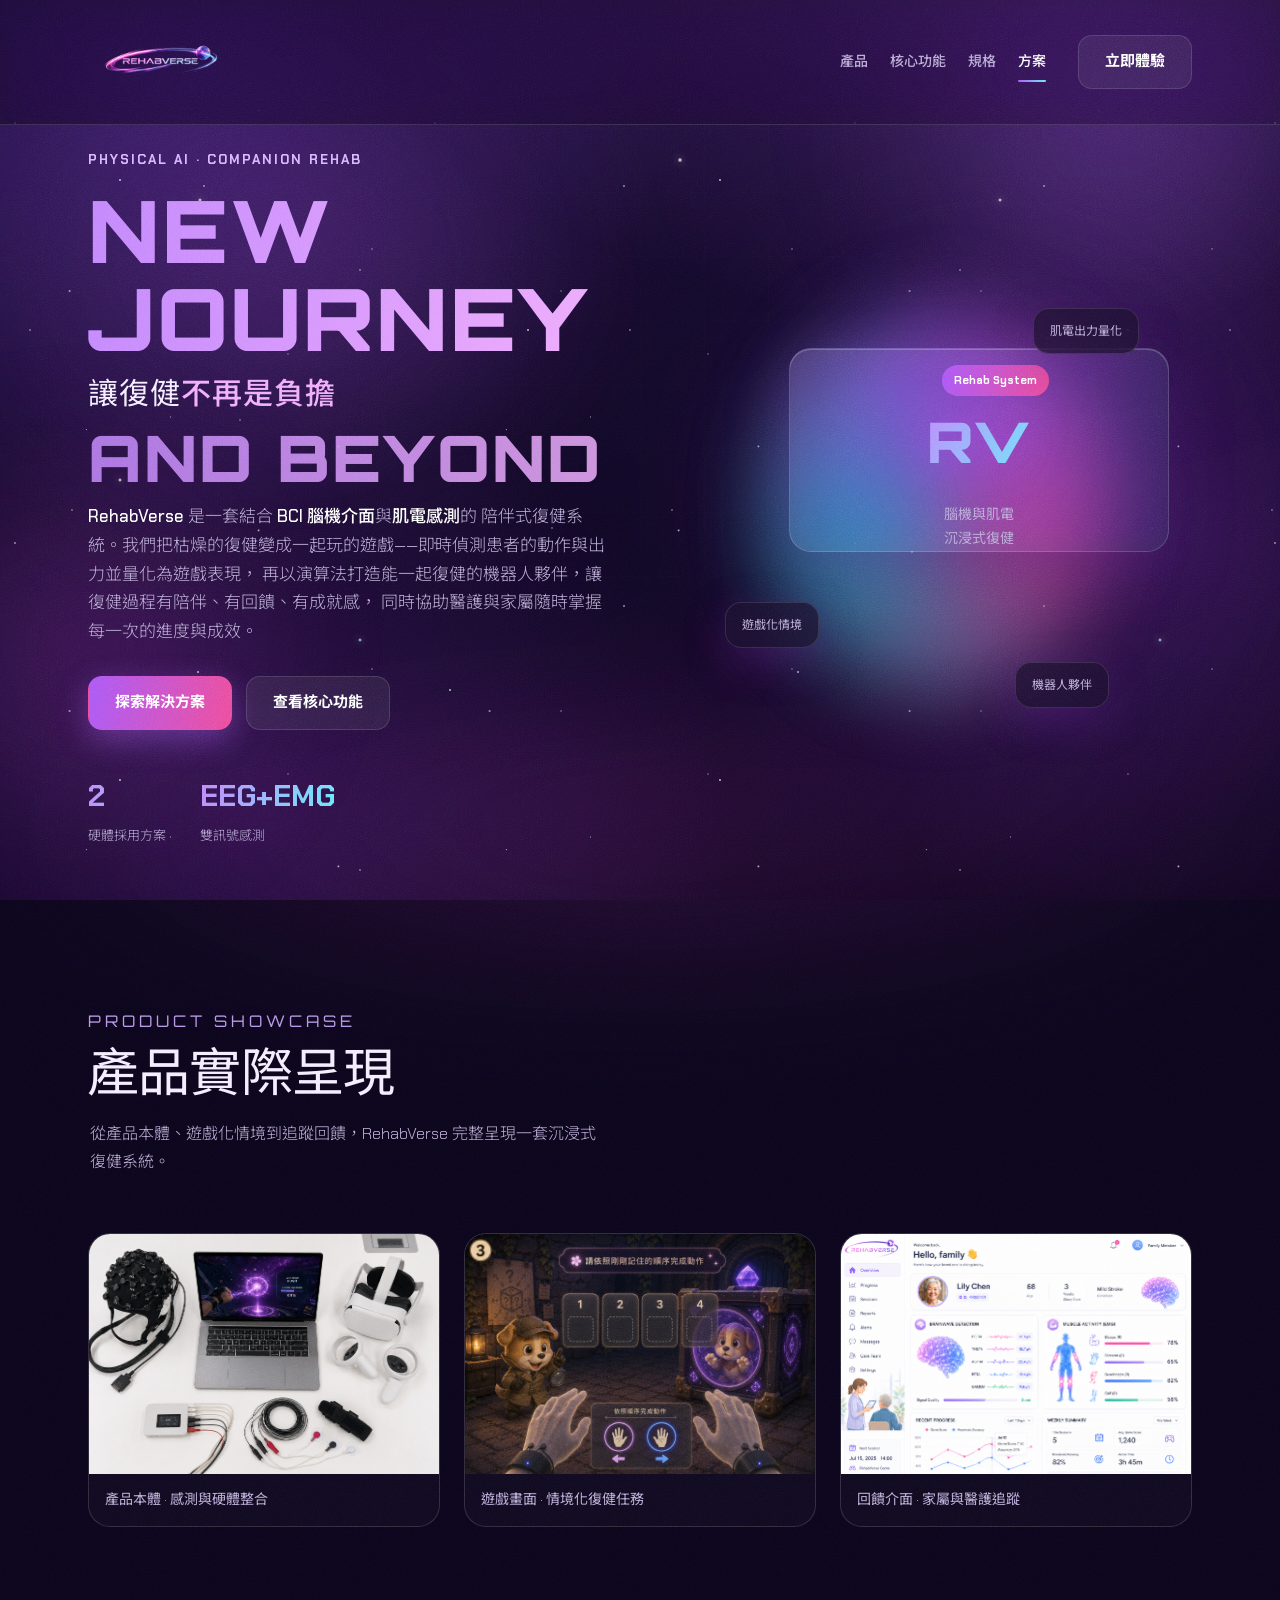
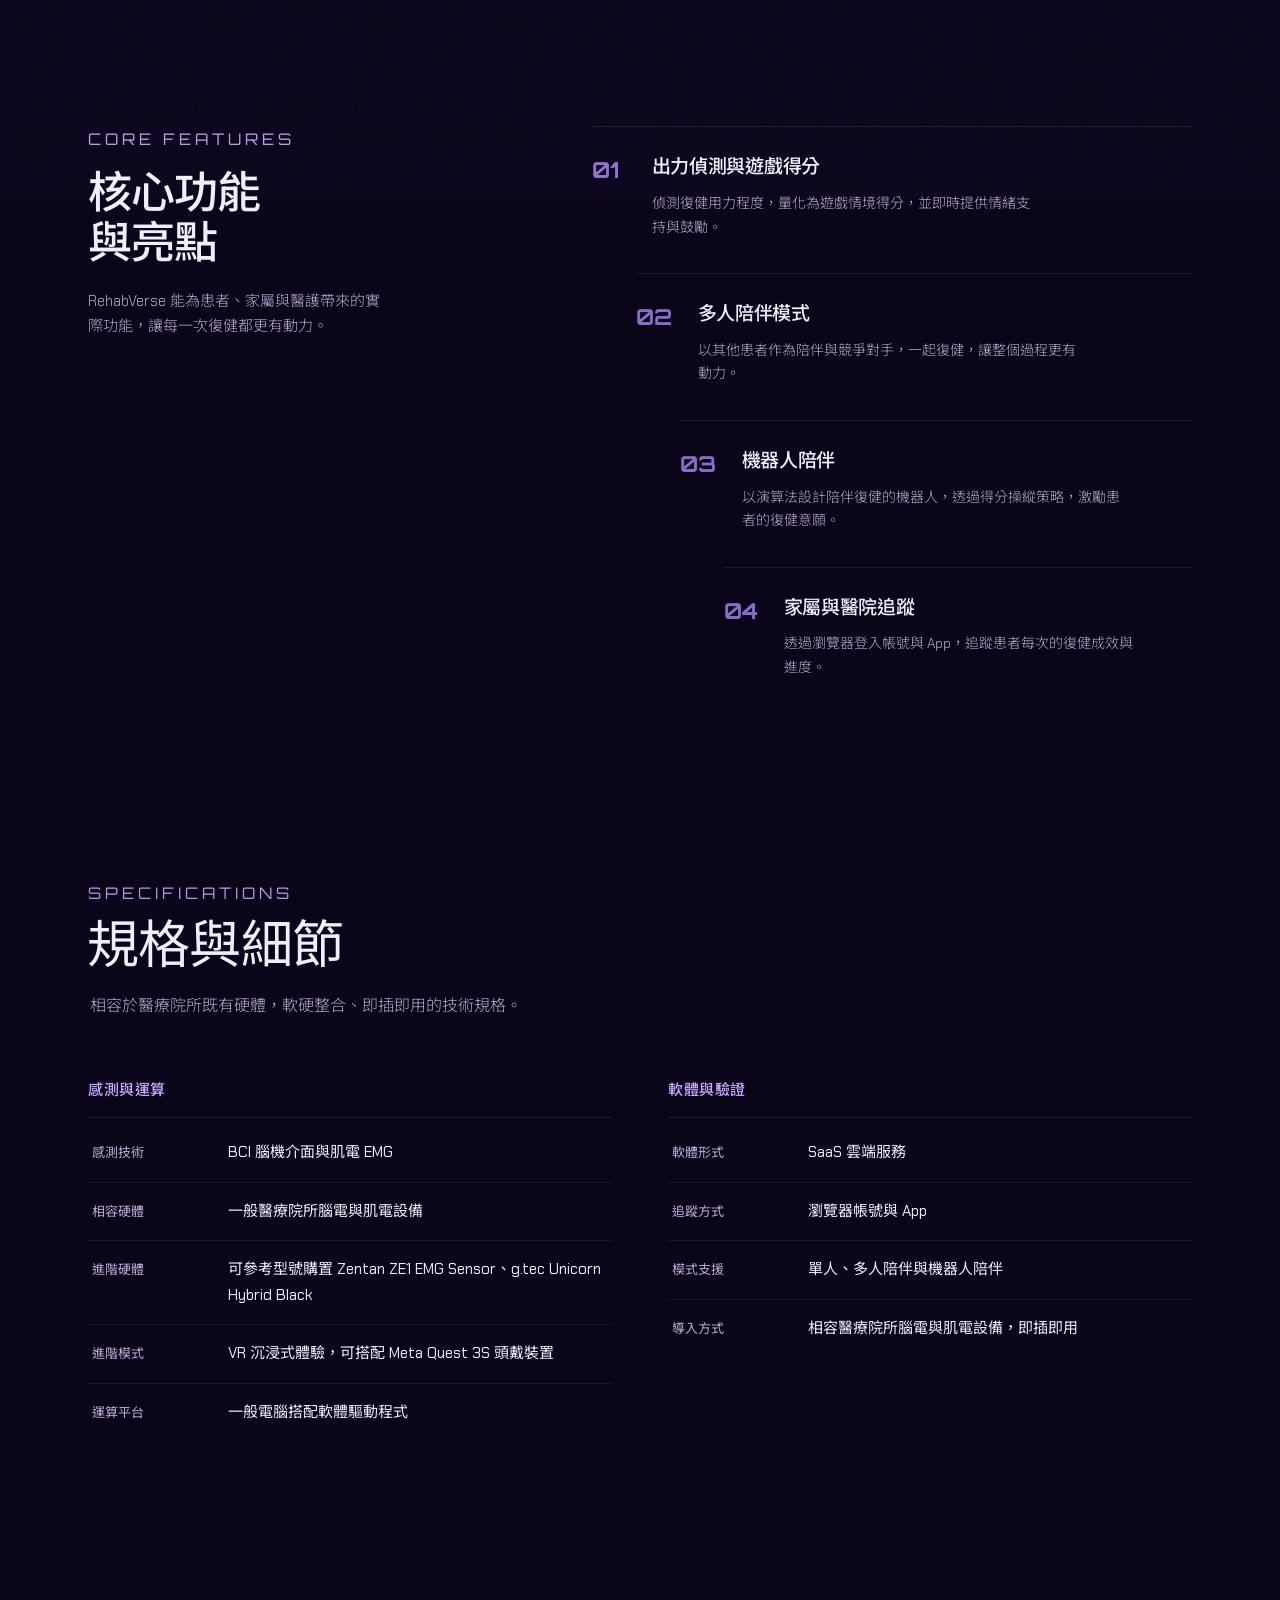
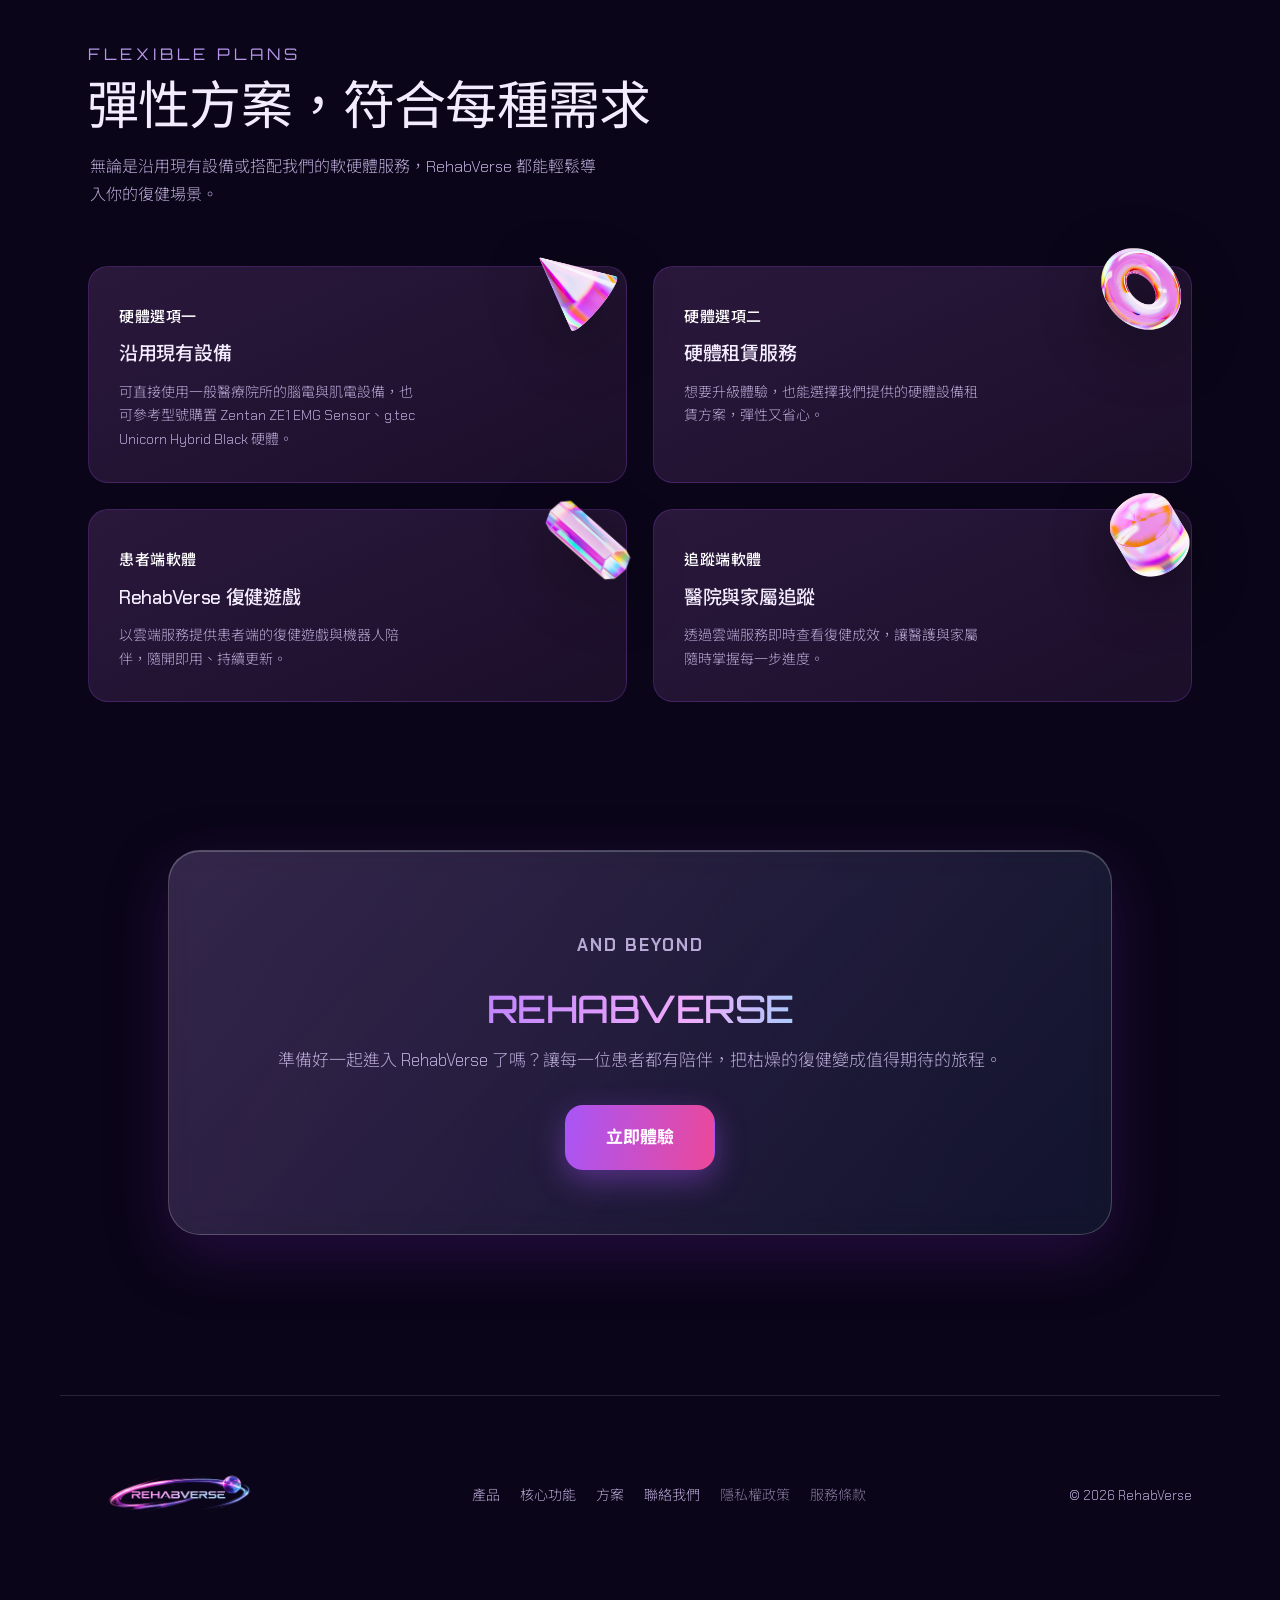
<file: index.html>
<!DOCTYPE html>
<html lang="zh-Hant">
<head>
  <meta charset="UTF-8" />
  <meta name="viewport" content="width=device-width, initial-scale=1.0" />
  <title>RehabVerse 陪伴式復健系統｜把復健變成一起玩的遊戲</title>
  <meta name="description" content="RehabVerse 結合 BCI 腦機介面與肌電感測，把每次復健動作量化並轉化為遊戲，打造能一起復健的機器人夥伴，提升患者的復健意願與成效。" />
  <meta name="theme-color" content="#0c0416" />
  <link rel="canonical" href="https://rehabverse.ai/" />
  <!-- Open Graph / social sharing -->
  <meta property="og:type" content="website" />
  <meta property="og:title" content="RehabVerse 陪伴式復健系統" />
  <meta property="og:description" content="用 BCI 與肌電技術量化復健動作、遊戲化復健歷程，打造一起復健的機器人夥伴。" />
  <meta property="og:image" content="https://picsum.photos/seed/rehabverse/1200/630" />
  <meta property="og:url" content="https://rehabverse.ai/" />
  <meta name="twitter:card" content="summary_large_image" />
  <!-- Inline SVG favicon -->
  <link rel="icon" href="data:image/svg+xml,%3Csvg xmlns='http://www.w3.org/2000/svg' viewBox='0 0 32 32'%3E%3Cdefs%3E%3ClinearGradient id='g' x1='0' y1='0' x2='1' y2='1'%3E%3Cstop offset='0' stop-color='%23a855f7'/%3E%3Cstop offset='.5' stop-color='%23ec4899'/%3E%3Cstop offset='1' stop-color='%2322d3ee'/%3E%3C/linearGradient%3E%3C/defs%3E%3Crect width='32' height='32' rx='8' fill='url(%23g)'/%3E%3Ctext x='16' y='22' font-family='Space Grotesk,Arial' font-size='15' font-weight='700' fill='white' text-anchor='middle'%3ER%3C/text%3E%3C/svg%3E" />
  <link rel="preconnect" href="https://fonts.googleapis.com" />
  <link rel="preconnect" href="https://fonts.gstatic.com" crossorigin />
  <link href="https://fonts.googleapis.com/css2?family=Noto+Sans+TC:wght@200;300;400;500;700;900&family=Orbitron:wght@500;700;900&family=Chakra+Petch:wght@300;400;500;600;700&display=swap" rel="stylesheet" />
  <link rel="stylesheet" href="styles.css" />
</head>
<body>
  <a href="#top" class="skip-link">跳到主要內容</a>
  <!-- Film grain / noise texture overlay -->
  <div class="grain" aria-hidden="true"></div>
  <!-- Twinkling starfield -->
  <div class="stars" aria-hidden="true"></div>
  <div class="stars stars-2" aria-hidden="true"></div>
  <div class="stars stars-bright" aria-hidden="true"></div>
  <!-- Animated background -->
  <div class="bg-orbs">
    <span class="orb orb-1"></span>
    <span class="orb orb-2"></span>
    <span class="orb orb-3"></span>
    <span class="orb orb-4"></span>
    <svg class="bg-blob" viewBox="0 0 200 200" aria-hidden="true">
      <defs>
        <linearGradient id="bgHolo" x1="0%" y1="0%" x2="100%" y2="100%">
          <stop offset="0%" stop-color="#a855f7"/>
          <stop offset="50%" stop-color="#ec4899"/>
          <stop offset="100%" stop-color="#22d3ee"/>
        </linearGradient>
      </defs>
      <path fill="url(#bgHolo)">
        <animate attributeName="d" dur="18s" repeatCount="indefinite"
          values="M45,-63C57,-53,63,-36,67,-19C71,-2,72,15,65,29C58,43,43,54,26,62C9,70,-9,74,-26,68C-43,62,-59,46,-66,28C-73,10,-71,-10,-62,-26C-53,-42,-37,-54,-20,-64C-3,-74,15,-82,45,-63Z;
                  M50,-67C64,-55,73,-37,74,-19C75,-1,68,17,58,32C48,47,35,59,18,66C1,73,-18,75,-34,68C-50,61,-63,45,-69,27C-75,9,-74,-11,-64,-27C-54,-43,-36,-55,-18,-65C0,-75,17,-79,50,-67Z;
                  M45,-63C57,-53,63,-36,67,-19C71,-2,72,15,65,29C58,43,43,54,26,62C9,70,-9,74,-26,68C-43,62,-59,46,-66,28C-73,10,-71,-10,-62,-26C-53,-42,-37,-54,-20,-64C-3,-74,15,-82,45,-63Z"/>
      </path>
    </svg>
  </div>

  <!-- NAV -->
  <header class="nav">
    <div class="nav-inner">
      <a href="#top" class="logo">
        <img class="logo-img" src="logo.png" alt="RehabVerse" />
      </a>
      <nav class="nav-links" aria-label="主要導覽">
        <a href="#product">產品</a>
        <a href="#features">核心功能</a>
        <a href="#specs">規格</a>
        <a href="#business">方案</a>
      </nav>
      <a href="#contact" class="btn btn-ghost nav-cta">立即體驗</a>
    </div>
  </header>

  <main>
  <!-- HERO -->
  <section class="hero" id="top">
    <div class="hero-grid">
      <div class="hero-copy">
        <p class="eyebrow">Physical AI · Companion Rehab</p>
        <h1 class="hero-display">
          <span class="hd-en">NEW JOURNEY</span>
          <span class="hd-zh">讓復健<em>不再是負擔</em></span>
          <span class="hd-en hd-en-2">AND&nbsp;BEYOND</span>
        </h1>
        <p class="hero-sub">
          <strong>RehabVerse</strong> 是一套結合 <strong>BCI 腦機介面</strong>與<strong>肌電感測</strong>的
          陪伴式復健系統。我們把枯燥的復健變成一起玩的遊戲——即時偵測患者的動作與出力並量化為遊戲表現，
          再以演算法打造能一起復健的機器人夥伴，讓復健過程有陪伴、有回饋、有成就感，
          同時協助醫護與家屬隨時掌握每一次的進度與成效。
        </p>
        <div class="hero-actions">
          <a href="#solution" class="btn btn-primary">探索解決方案</a>
          <a href="#features" class="btn btn-ghost">查看核心功能</a>
        </div>
        <div class="hero-stats">
          <div><b>2</b><span>硬體採用方案</span></div>
          <div><b>EEG+EMG</b><span>雙訊號感測</span></div>
        </div>
      </div>

      <div class="hero-visual">
        <div class="product-stage">
          <div class="glow-ring"></div>

          <div class="product-card main-shot">
            <span class="badge">Rehab System</span>
            <div class="vr-figure">RV</div>
            <p class="shot-label">腦機與肌電<br>沉浸式復健</p>
          </div>
          <div class="product-card float-shot shot-a"><span>肌電出力量化</span></div>
          <div class="product-card float-shot shot-b"><span>遊戲化情境</span></div>
          <div class="product-card float-shot shot-c"><span>機器人夥伴</span></div>
        </div>
      </div>
    </div>
  </section>

  <!-- PRODUCT SHOWCASE -->
  <section class="section" id="product">
    <div class="section-head">
      <span class="tag">Product Showcase</span>
      <h2>產品實際呈現</h2>
      <p>從產品本體、遊戲化情境到追蹤回饋，RehabVerse 完整呈現一套沉浸式復健系統。</p>
    </div>
    <div class="gallery">
      <figure class="shot">
        <img class="shot-img" src="product.png" alt="RehabVerse 產品本體" />
        <figcaption>產品本體 · 感測與硬體整合</figcaption>
      </figure>
      <figure class="shot">
        <img class="shot-img" src="3.png" alt="遊戲化復健畫面" />
        <figcaption>遊戲畫面 · 情境化復健任務</figcaption>
      </figure>
      <figure class="shot">
        <img class="shot-img" src="feedback.png" alt="追蹤與回饋介面" />
        <figcaption>回饋介面 · 家屬與醫護追蹤</figcaption>
      </figure>
    </div>
  </section>

  <!-- CORE FEATURES / TASKS -->
  <section class="section" id="features">
    <img class="scatter-shot scatter-2" src="shot2.png" alt="" aria-hidden="true" />
    <div class="feat-split">
      <div class="feat-intro">
        <span class="tag">Core Features</span>
        <h2>核心功能<br>與亮點</h2>
        <p>RehabVerse 能為患者、家屬與醫護帶來的實際功能，讓每一次復健都更有動力。</p>
      </div>

      <ol class="feat-list">
        <li class="feat-item">
          <span class="feat-no">01</span>
          <div class="feat-body">
            <h4>出力偵測與遊戲得分</h4>
            <p>偵測復健用力程度，量化為遊戲情境得分，並即時提供情緒支持與鼓勵。</p>
          </div>
        </li>
        <li class="feat-item">
          <span class="feat-no">02</span>
          <div class="feat-body">
            <h4>多人陪伴模式</h4>
            <p>以其他患者作為陪伴與競爭對手，一起復健，讓整個過程更有動力。</p>
          </div>
        </li>
        <li class="feat-item">
          <span class="feat-no">03</span>
          <div class="feat-body">
            <h4>機器人陪伴</h4>
            <p>以演算法設計陪伴復健的機器人，透過得分操縱策略，激勵患者的復健意願。</p>
          </div>
        </li>
        <li class="feat-item">
          <span class="feat-no">04</span>
          <div class="feat-body">
            <h4>家屬與醫院追蹤</h4>
            <p>透過瀏覽器登入帳號與 App，追蹤患者每次的復健成效與進度。</p>
          </div>
        </li>
      </ol>
    </div>
  </section>

  <!-- SPECS -->
  <section class="section" id="specs">
    <img class="scatter-shot scatter-3" src="shot3.png" alt="" aria-hidden="true" />
    <div class="section-head">
      <span class="tag">Specifications</span>
      <h2>規格與細節</h2>
      <p>相容於醫療院所既有硬體，軟硬整合、即插即用的技術規格。</p>
    </div>
    <div class="spec-sheet">
      <div class="spec-group">
        <h3 class="spec-group-title">感測與運算</h3>
        <dl class="spec-list">
          <div class="spec-row"><dt>感測技術</dt><dd>BCI 腦機介面與肌電 EMG</dd></div>
          <div class="spec-row"><dt>相容硬體</dt><dd>一般醫療院所腦電與肌電設備</dd></div>
          <div class="spec-row"><dt>進階硬體</dt><dd>可參考型號購置 Zentan ZE1 EMG Sensor、g.tec Unicorn Hybrid Black</dd></div>
          <div class="spec-row"><dt>進階模式</dt><dd>VR 沉浸式體驗，可搭配 Meta Quest 3S 頭戴裝置</dd></div>
          <div class="spec-row"><dt>運算平台</dt><dd>一般電腦搭配軟體驅動程式</dd></div>
        </dl>
      </div>
      <div class="spec-group">
        <h3 class="spec-group-title">軟體與驗證</h3>
        <dl class="spec-list">
          <div class="spec-row"><dt>軟體形式</dt><dd>SaaS 雲端服務</dd></div>
          <div class="spec-row"><dt>追蹤方式</dt><dd>瀏覽器帳號與 App</dd></div>
          <div class="spec-row"><dt>模式支援</dt><dd>單人、多人陪伴與機器人陪伴</dd></div>
          <div class="spec-row"><dt>導入方式</dt><dd>相容醫療院所腦電與肌電設備，即插即用</dd></div>
        </dl>
      </div>
    </div>
  </section>

  <!-- BUSINESS MODEL -->
  <section class="section" id="business">
    <div class="section-head">
      <span class="tag">Flexible Plans</span>
      <h2>彈性方案，符合每種需求</h2>
      <p>無論是沿用現有設備或搭配我們的軟硬體服務，RehabVerse 都能輕鬆導入你的復健場景。</p>
    </div>

    <div class="biz-grid">
      <article class="biz-cell">
        <img class="biz-shape" src="o1.png" alt="" aria-hidden="true" />
        <span class="biz-q">硬體選項一</span>
        <h4>沿用現有設備</h4>
        <p>可直接使用一般醫療院所的腦電與肌電設備，也可參考型號購置 Zentan ZE1 EMG Sensor、g.tec Unicorn Hybrid Black 硬體。</p>
      </article>
      <article class="biz-cell">
        <img class="biz-shape" src="o2.png" alt="" aria-hidden="true" />
        <span class="biz-q">硬體選項二</span>
        <h4>硬體租賃服務</h4>
        <p>想要升級體驗，也能選擇我們提供的硬體設備租賃方案，彈性又省心。</p>
      </article>
      <article class="biz-cell">
        <img class="biz-shape" src="o3.png" alt="" aria-hidden="true" />
        <span class="biz-q">患者端軟體</span>
        <h4>RehabVerse 復健遊戲</h4>
        <p>以雲端服務提供患者端的復健遊戲與機器人陪伴，隨開即用、持續更新。</p>
      </article>
      <article class="biz-cell">
        <img class="biz-shape" src="o4.png" alt="" aria-hidden="true" />
        <span class="biz-q">追蹤端軟體</span>
        <h4>醫院與家屬追蹤</h4>
        <p>透過雲端服務即時查看復健成效，讓醫護與家屬隨時掌握每一步進度。</p>
      </article>
    </div>
  </section>

  <!-- CTA -->
  <section class="cta" id="contact">
    <div class="cta-inner">
      <p class="eyebrow">And Beyond</p>
      <h2 class="cta-display"><span class="grad-text">REHABVERSE</span></h2>
      <p>準備好一起進入 RehabVerse 了嗎？讓每一位患者都有陪伴，把枯燥的復健變成值得期待的旅程。</p>
      <a href="story.html" class="btn btn-primary big">立即體驗</a>
    </div>
  </section>
  </main>

  <footer class="footer">
    <div class="footer-brand">
      <img class="footer-logo" src="logo.png" alt="RehabVerse" />
    </div>
    <nav class="footer-links" aria-label="頁尾導覽">
      <a href="#product">產品</a>
      <a href="#features">核心功能</a>
      <a href="#business">方案</a>
      <a href="mailto:hello@rehabverse.ai">聯絡我們</a>
      <a href="#" class="muted-link">隱私權政策</a>
      <a href="#" class="muted-link">服務條款</a>
    </nav>
    <span class="footer-copy">© 2026 RehabVerse</span>
  </footer>

  <script src="script.js"></script>
</body>
</html>
</file>
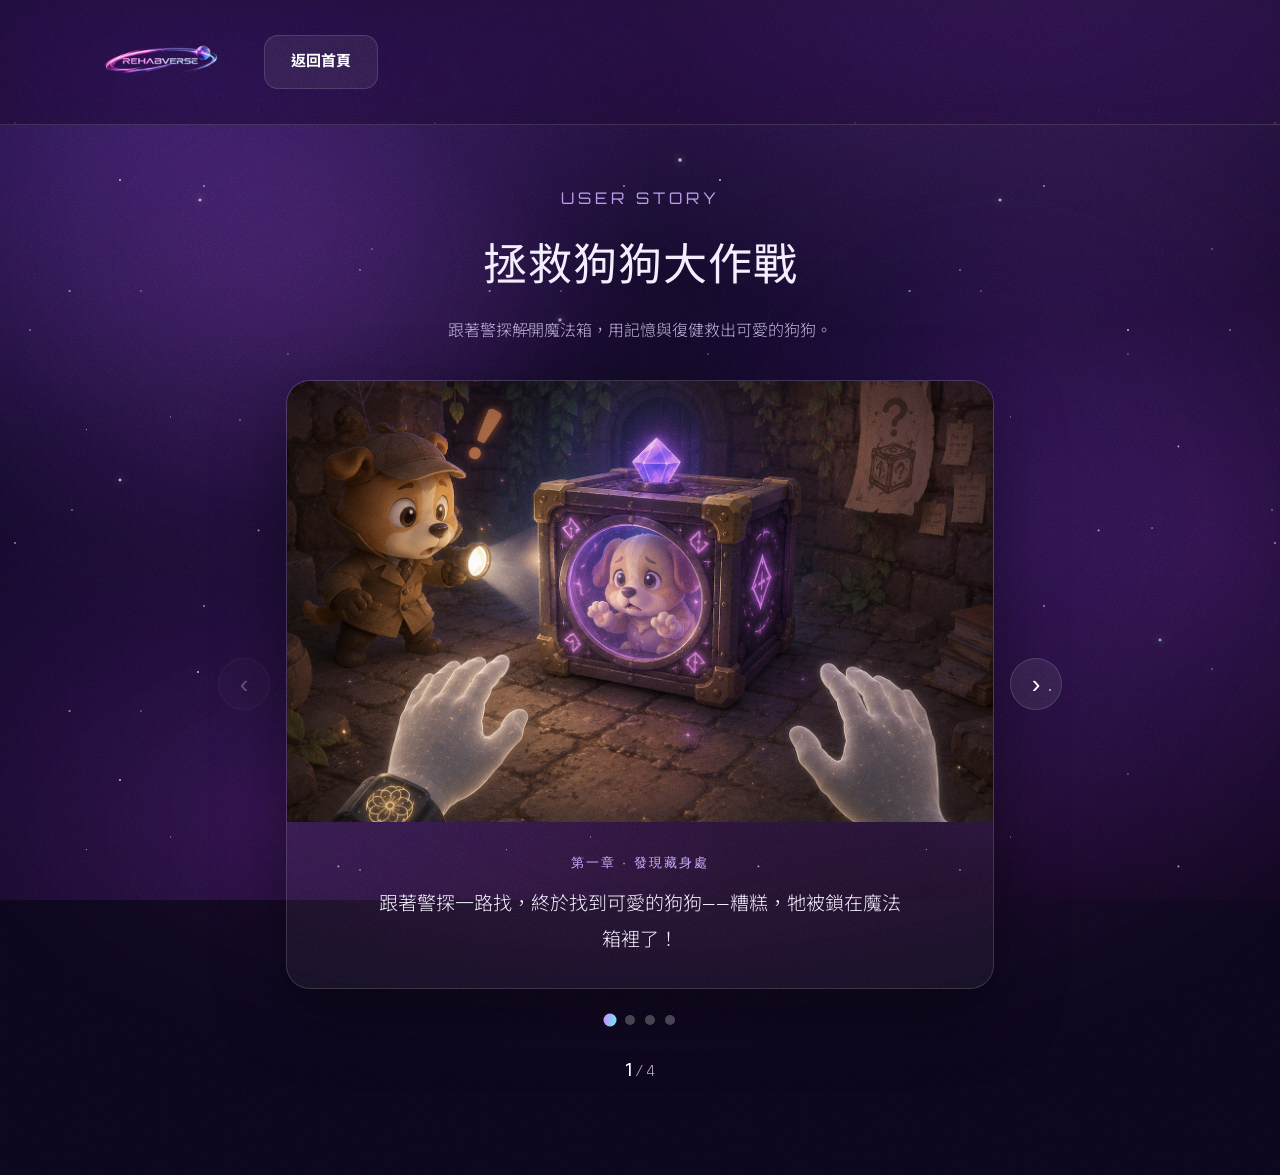
<file: story.html>
<!DOCTYPE html>
<html lang="zh-Hant">
<head>
  <meta charset="UTF-8" />
  <meta name="viewport" content="width=device-width, initial-scale=1.0" />
  <title>使用者故事｜拯救狗狗大作戰</title>
  <meta name="description" content="跟著 RehabVerse 的警探解開魔法箱，用記憶與復健救出可愛的狗狗。" />
  <meta name="theme-color" content="#0c0416" />
  <link rel="icon" href="data:image/svg+xml,%3Csvg xmlns='http://www.w3.org/2000/svg' viewBox='0 0 32 32'%3E%3Cdefs%3E%3ClinearGradient id='g' x1='0' y1='0' x2='1' y2='1'%3E%3Cstop offset='0' stop-color='%23a855f7'/%3E%3Cstop offset='.5' stop-color='%23ec4899'/%3E%3Cstop offset='1' stop-color='%2322d3ee'/%3E%3C/linearGradient%3E%3C/defs%3E%3Crect width='32' height='32' rx='8' fill='url(%23g)'/%3E%3Ctext x='16' y='22' font-family='Space Grotesk,Arial' font-size='15' font-weight='700' fill='white' text-anchor='middle'%3ER%3C/text%3E%3C/svg%3E" />
  <link rel="preconnect" href="https://fonts.googleapis.com" />
  <link rel="preconnect" href="https://fonts.gstatic.com" crossorigin />
  <link href="https://fonts.googleapis.com/css2?family=Noto+Sans+TC:wght@200;300;400;500;700;900&family=Orbitron:wght@500;700;900&family=Chakra+Petch:wght@300;400;500;600;700&display=swap" rel="stylesheet" />
  <link rel="stylesheet" href="styles.css" />
</head>
<body>
  <!-- Film grain / noise texture overlay -->
  <div class="grain" aria-hidden="true"></div>
  <!-- Twinkling starfield -->
  <div class="stars" aria-hidden="true"></div>
  <div class="stars stars-2" aria-hidden="true"></div>
  <div class="stars stars-bright" aria-hidden="true"></div>

  <!-- NAV -->
  <header class="nav">
    <div class="nav-inner">
      <a href="index.html" class="logo">
        <img class="logo-img" src="logo.png" alt="RehabVerse" />
      </a>
      <a href="index.html" class="btn btn-ghost nav-cta">返回首頁</a>
    </div>
  </header>

  <main>
    <section class="story" id="top">
      <div class="story-head">
        <span class="tag">User Story</span>
        <h1 class="story-title">拯救狗狗大作戰</h1>
        <p class="story-lead">跟著警探解開魔法箱，用記憶與復健救出可愛的狗狗。</p>
      </div>

      <div class="story-viewer">
        <button class="story-nav prev" id="prevBtn" aria-label="上一張">‹</button>

        <figure class="story-card">
          <div class="story-imgwrap">
            <img class="story-img" id="storyImg" src="1.png" alt="故事場景" />
            <!-- 第三頁互動：把畫面往左／往右掰來輸入方向 -->
            <div class="story-game" id="storyGame" hidden>
              <div class="game-arrow left" id="arrowLeft">◀</div>
              <div class="game-arrow right" id="arrowRight">▶</div>
              <div class="game-bottom">
                <p class="game-hint" id="gameHint">把畫面往左或往右轉，輸入密碼</p>
                <div class="game-slots" id="gameSlots">
                  <span class="slot" data-answer="左"></span>
                  <span class="slot" data-answer="右"></span>
                  <span class="slot" data-answer="右"></span>
                  <span class="slot" data-answer="左"></span>
                </div>
                <p class="game-result" id="gameResult"></p>
              </div>
            </div>
          </div>
          <figcaption class="story-caption">
            <span class="story-chapter" id="storyChapter">第一章 · 發現藏身處</span>
            <p class="story-text" id="storyText"></p>
          </figcaption>
        </figure>

        <button class="story-nav next" id="nextBtn" aria-label="下一張">›</button>
      </div>

      <div class="story-dots" id="storyDots" aria-hidden="true"></div>

      <div class="story-actions">
        <span class="story-count"><b id="pageNow">1</b> / 4</span>
      </div>
    </section>
  </main>

  <script src="story.js"></script>
</body>
</html>
</file>
<file: styles.css>
:root{
  --bg:#0c0416;
  --bg-2:#160a2b;
  --purple:#8b5cf6;
  --violet:#a855f7;
  --pink:#ec4899;
  --cyan:#22d3ee;
  --text:#f3ecff;
  --muted:#b9a9d6;
  --card:rgba(255,255,255,.05);
  --card-brd:rgba(255,255,255,.12);
  --radius:22px;
}

*{box-sizing:border-box;margin:0;padding:0}
html{scroll-behavior:smooth}
body{
  font-family:"Chakra Petch","Noto Sans TC",system-ui,sans-serif;
  color:var(--text);
  font-weight:300;
  background:#0a0518;
  background-image:
    radial-gradient(1100px 700px at 78% -10%, rgba(168,85,247,.28), transparent 60%),
    radial-gradient(900px 800px at 12% 8%, rgba(124,58,237,.22), transparent 58%),
    radial-gradient(700px 900px at 95% 60%, rgba(88,28,135,.30), transparent 55%),
    radial-gradient(800px 700px at 20% 90%, rgba(147,51,234,.18), transparent 60%),
    linear-gradient(160deg,#160a33 0%,#0d0620 45%,#080312 100%);
  background-attachment:fixed;
  min-height:100vh;
  overflow-x:hidden;
  line-height:1.7;
  text-rendering:optimizeLegibility;
  -webkit-font-smoothing:antialiased;
  position:relative;
}

/* verse nebula — flowing purple smoke layer over the base gradient */
body::after{
  content:"";position:fixed;inset:-20%;z-index:0;pointer-events:none;opacity:.6;
  background-image:
    radial-gradient(closest-side at 30% 35%, rgba(168,85,247,.35), transparent 70%),
    radial-gradient(closest-side at 70% 55%, rgba(124,58,237,.30), transparent 70%),
    radial-gradient(closest-side at 50% 80%, rgba(217,70,239,.20), transparent 70%);
  filter:blur(60px) saturate(130%);
  mix-blend-mode:screen;
  animation:nebula-drift 30s ease-in-out infinite alternate;
}
@keyframes nebula-drift{
  0%{transform:translate3d(-3%,-2%,0) scale(1.05) rotate(0deg)}
  50%{transform:translate3d(4%,3%,0) scale(1.15) rotate(4deg)}
  100%{transform:translate3d(-2%,4%,0) scale(1.08) rotate(-3deg)}
}

/* faint blueprint grid texture — replaces the plain AI gradient feel */
body::before{
  content:"";position:fixed;inset:0;z-index:0;pointer-events:none;opacity:.4;
  background-image:
    linear-gradient(rgba(255,255,255,.022) 1px,transparent 1px),
    linear-gradient(90deg,rgba(255,255,255,.022) 1px,transparent 1px);
  background-size:64px 64px;
  -webkit-mask-image:radial-gradient(circle at 50% 30%,#000 20%,transparent 78%);
  mask-image:radial-gradient(circle at 50% 30%,#000 20%,transparent 78%);
}

/* accessibility: skip link + focus ring */
.skip-link{position:fixed;top:-60px;left:16px;z-index:100;background:#a855f7;color:#fff;
  padding:10px 18px;border-radius:0 0 12px 12px;font-weight:700;transition:top .25s;text-decoration:none}
.skip-link:focus{top:0}
a:focus-visible,.btn:focus-visible{outline:2px solid #67e8f9;outline-offset:3px;border-radius:8px}

/* film grain overlay to break flatness */
.grain{position:fixed;inset:-100%;z-index:60;pointer-events:none;opacity:.5;mix-blend-mode:soft-light;
  background-image:url("data:image/svg+xml,%3Csvg xmlns='http://www.w3.org/2000/svg' width='180' height='180'%3E%3Cfilter id='n'%3E%3CfeTurbulence type='fractalNoise' baseFrequency='0.9' numOctaves='3' stitchTiles='stitch'/%3E%3CfeColorMatrix type='saturate' values='0'/%3E%3C/filter%3E%3Crect width='100%25' height='100%25' filter='url(%23n)'/%3E%3C/svg%3E");background-size:160px 160px;
  animation:grain-shift .5s steps(1) infinite}

/* subtle animated jitter so the grain feels alive like real film */
@keyframes grain-shift{
  0%{transform:translate(0,0)}
  10%{transform:translate(-5%,-5%)}
  20%{transform:translate(-10%,5%)}
  30%{transform:translate(5%,-10%)}
  40%{transform:translate(-5%,15%)}
  50%{transform:translate(-10%,5%)}
  60%{transform:translate(15%,0)}
  70%{transform:translate(0,10%)}
  80%{transform:translate(-15%,0)}
  90%{transform:translate(10%,5%)}
  100%{transform:translate(5%,0)}
}

/* second, brighter noise layer using screen blend so specks pop on dark bg */
.grain::after{
  content:"";position:absolute;inset:0;pointer-events:none;opacity:.25;mix-blend-mode:screen;
  background-image:url("data:image/svg+xml,%3Csvg xmlns='http://www.w3.org/2000/svg' width='140' height='140'%3E%3Cfilter id='n2'%3E%3CfeTurbulence type='fractalNoise' baseFrequency='1.1' numOctaves='2' stitchTiles='stitch'/%3E%3CfeColorMatrix type='saturate' values='0'/%3E%3C/filter%3E%3Crect width='100%25' height='100%25' filter='url(%23n2)'/%3E%3C/svg%3E");background-size:130px 130px}

/* ===== twinkling starfield ===== */
.stars{position:fixed;inset:0;z-index:1;pointer-events:none;
  background-image:
    radial-gradient(1.5px 1.5px at 20% 30%, #fff, transparent),
    radial-gradient(1.5px 1.5px at 75% 15%, #fff, transparent),
    radial-gradient(1px 1px at 40% 70%, #e9d5ff, transparent),
    radial-gradient(1.5px 1.5px at 88% 55%, #fff, transparent),
    radial-gradient(1px 1px at 12% 85%, #dbeafe, transparent),
    radial-gradient(1px 1px at 60% 45%, #fff, transparent),
    radial-gradient(1.5px 1.5px at 33% 12%, #fff, transparent),
    radial-gradient(1px 1px at 92% 88%, #e9d5ff, transparent),
    radial-gradient(1px 1px at 5% 55%, #fff, transparent),
    radial-gradient(1.5px 1.5px at 52% 92%, #fff, transparent);
  background-repeat:repeat;background-size:600px 600px;
  animation:twinkle 4s ease-in-out infinite}
.stars-2{background-size:420px 420px;background-position:120px 60px;
  animation:twinkle 6s ease-in-out infinite reverse;opacity:.7}
.stars-bright{
  background-image:
    radial-gradient(2px 2px at 25% 25%, #fff, transparent),
    radial-gradient(2.5px 2.5px at 70% 40%, #f0abfc, transparent),
    radial-gradient(2px 2px at 45% 80%, #a5f3fc, transparent),
    radial-gradient(2.5px 2.5px at 85% 20%, #fff, transparent),
    radial-gradient(2px 2px at 15% 60%, #fff, transparent);
  background-repeat:repeat;background-size:800px 800px;
  filter:drop-shadow(0 0 4px rgba(255,255,255,.8));
  animation:twinkle-bright 5s ease-in-out infinite}
@keyframes twinkle{0%,100%{opacity:.5}50%{opacity:1}}
@keyframes twinkle-bright{0%,100%{opacity:.3;transform:scale(.85)}50%{opacity:1;transform:scale(1)}}

/* scattered real screenshots — subtle side-gutter accents, kept understated for a professional look */
.scatter-shot{position:absolute;width:300px;max-width:24vw;border-radius:14px;z-index:2;pointer-events:none;
  opacity:.9}
.scatter-1{top:560px;left:-180px;transform:rotate(-3deg)}
.scatter-2{top:260px;right:-190px;transform:rotate(3deg)}
.scatter-3{bottom:-200px;left:-170px;transform:rotate(2deg)}
/* hide when there isn't enough side room to avoid overlapping content */
@media(max-width:1500px){.scatter-shot{display:none}}

/* tabular figures for data/numbers */
.hero-stats b,.fc-icon,.num,.pain-list .num{font-variant-numeric:tabular-nums}
/* headings balance to avoid orphan words */
h1,h2,h3,h4{text-wrap:balance}
p{text-wrap:pretty}

/* keep Chinese text lighter — Noto Sans TC 700+ looks too heavy */
h1,h2,h3,h4,h5,b,strong{font-weight:400}
.col-title,.feat-body h4,.spec-group-title,.biz-cell h4,.flow-step span,
.pain-list b,.hero-sub strong,.sol-lead b,.footer-brand b{font-weight:500}
/* soften Chinese bold weight — 700 default looks too heavy */
b,strong,h1,h2,h3,h4,h5{font-weight:500}

/* background orbs — toned down, fewer, desaturated */
.bg-orbs{position:fixed;inset:0;z-index:0;pointer-events:none;overflow:hidden}
.orb{position:absolute;border-radius:50%;filter:blur(90px);opacity:.4;animation:float 22s ease-in-out infinite}
.orb-1{width:480px;height:480px;background:radial-gradient(circle,#a855f7,transparent 70%);top:-120px;right:-80px}
.orb-2{width:400px;height:400px;background:radial-gradient(circle,#d946ef,transparent 70%);bottom:6%;left:-120px;animation-delay:-6s;opacity:.3}
.orb-3{display:none}
.orb-4{display:none}
@keyframes float{0%,100%{transform:translateY(0) translateX(0)}50%{transform:translateY(-40px) translateX(20px)}}

/* layout helpers */
.section{position:relative;z-index:1;max-width:1160px;margin:0 auto;padding:92px 28px 108px}
#product{padding-top:160px;margin-top:0}
.grad-text{
  background:linear-gradient(100deg,#c084fc,#f0abfc,#67e8f9);
  -webkit-background-clip:text;background-clip:text;-webkit-text-fill-color:transparent;
}

/* NAV */
.nav{position:sticky;top:0;z-index:50;backdrop-filter:blur(14px);
  background:rgba(12,4,22,.55);border-bottom:1px solid var(--card-brd)}
.nav-inner{max-width:1160px;margin:0 auto;display:flex;align-items:center;gap:24px;padding:14px 28px}
.logo{display:flex;align-items:center;gap:10px;font-weight:900;font-size:20px;color:#fff;text-decoration:none;letter-spacing:.5px}
.logo-img{height:96px;width:auto;display:block}
.logo-mark{width:22px;height:22px;border-radius:7px;background:conic-gradient(from 90deg,#a855f7,#ec4899,#22d3ee,#a855f7);box-shadow:0 0 18px rgba(168,85,247,.7)}
.nav-links{display:flex;gap:22px;margin-left:auto}
.nav-links a{color:var(--muted);text-decoration:none;font-size:14px;font-weight:500;transition:.2s;position:relative;padding:4px 0}
.nav-links a:hover{color:#fff}
.nav-links a.active{color:#fff}
.nav-links a.active::after{content:"";position:absolute;left:0;right:0;bottom:-4px;height:2px;border-radius:2px;background:linear-gradient(90deg,#a855f7,#67e8f9)}
.nav-cta{margin-left:8px}
@media(max-width:900px){.nav-links{display:none}.nav-cta{margin-left:auto}}

/* buttons */
.btn{display:inline-block;border-radius:14px;padding:13px 26px;font-weight:700;font-size:15px;text-decoration:none;cursor:pointer;transition:transform .2s cubic-bezier(.34,1.56,.64,1),box-shadow .25s,background .25s;border:1px solid transparent}
.btn-primary{background:linear-gradient(100deg,#a855f7,#ec4899);color:#fff;box-shadow:0 10px 30px rgba(168,85,247,.4)}
.btn-primary:hover{transform:translateY(-2px) scale(1.02);box-shadow:0 16px 44px rgba(236,72,153,.5)}
.btn-primary:active{transform:translateY(1px) scale(.98);box-shadow:0 6px 18px rgba(168,85,247,.4)}
.btn-ghost{background:rgba(255,255,255,.06);border-color:var(--card-brd);color:#fff}
.btn-ghost:hover{background:rgba(255,255,255,.14);transform:translateY(-2px)}
.btn-ghost:active{transform:translateY(1px) scale(.98)}
.btn.big{padding:17px 40px;font-size:17px;border-radius:18px}

/* HERO */
.hero{position:relative;z-index:1;max-width:1160px;margin:0 auto;padding:24px 28px 0;min-height:auto;display:flex;align-items:flex-start}
.hero-grid{display:grid;grid-template-columns:1.05fr .95fr;gap:40px;align-items:center;width:100%}
.eyebrow{color:#d8b4fe;font-weight:700;letter-spacing:2px;font-size:13px;text-transform:uppercase;margin-bottom:16px}
.headline{font-family:"Chakra Petch","Noto Sans TC",sans-serif;font-size:46px;line-height:1.2;font-weight:300;letter-spacing:.5px}

/* Simular-style oversized hero display headline */
.hero-display{margin:14px 0 4px;line-height:1.02}
.hero-display .hd-en{display:block;font-family:"Orbitron",sans-serif;font-weight:900;
  font-size:clamp(40px,7vw,86px);letter-spacing:2px;text-transform:uppercase;
  background:linear-gradient(100deg,#c084fc,#f0abfc,#67e8f9);
  -webkit-background-clip:text;background-clip:text;-webkit-text-fill-color:transparent;
  background-size:200% auto;animation:holo-shift 6s linear infinite}
.hero-display .hd-en-2{opacity:.85;font-size:clamp(30px,5vw,64px)}
.hero-display .hd-zh{display:block;font-family:"Chakra Petch","Noto Sans TC",sans-serif;
  font-weight:400;font-size:clamp(20px,2.4vw,30px);letter-spacing:1px;color:var(--text);
  margin:10px 0;line-height:1.4}
.hero-display .hd-zh em{font-style:normal;color:#f0abfc;font-weight:500}
.hero-logo{display:block;width:min(420px,80%);max-width:100%;height:auto;margin:0 0 4px;filter:drop-shadow(0 8px 30px rgba(168,85,247,.35))}
.hero-sub{margin:12px 0 30px;color:var(--muted);font-size:17px;max-width:520px}
.hero-sub strong{color:#fff}
.hero-actions{display:flex;gap:14px;flex-wrap:wrap}
.hero-stats{display:flex;gap:34px;margin-top:40px}
.hero-stats b{display:block;font-size:30px;font-weight:900;background:linear-gradient(100deg,#c084fc,#67e8f9);-webkit-background-clip:text;background-clip:text;-webkit-text-fill-color:transparent}
.hero-stats span{color:var(--muted);font-size:13px}

/* hero visual */
.hero-visual{display:flex;justify-content:center}
.product-stage{position:relative;width:380px;height:420px}
.glow-ring{position:absolute;inset:20px;border-radius:50%;
  background:conic-gradient(from 0deg,#a855f7,#ec4899,#22d3ee,#a855f7);
  filter:blur(40px);opacity:.55;animation:spin 12s linear infinite}
@keyframes spin{to{transform:rotate(360deg)}}
.product-card{position:absolute;background:var(--card);border:1px solid var(--card-brd);
  backdrop-filter:blur(14px);border-radius:var(--radius);box-shadow:0 20px 60px rgba(0,0,0,.4)}
.main-shot{inset:60px 40px;display:flex;flex-direction:column;align-items:center;justify-content:center;gap:14px;text-align:center}
.vr-figure{font-size:56px;font-weight:900;letter-spacing:2px;font-family:"Orbitron",sans-serif;background:linear-gradient(120deg,#c084fc,#67e8f9);-webkit-background-clip:text;background-clip:text;-webkit-text-fill-color:transparent;filter:drop-shadow(0 0 20px rgba(168,85,247,.6));animation:bob 5s ease-in-out infinite}
@keyframes bob{0%,100%{transform:translateY(0)}50%{transform:translateY(-12px)}}
.badge{position:absolute;top:16px;left:16px;font-size:11px;font-weight:700;padding:6px 12px;border-radius:999px;background:linear-gradient(100deg,#a855f7,#ec4899);color:#fff}
.shot-label{color:var(--muted);font-weight:400;font-size:14px}
.float-shot{padding:12px 16px;display:flex;align-items:center;gap:8px;font-size:22px;font-weight:500;
  background:rgba(26,14,44,.72);border:1px solid rgba(255,255,255,.1);border-radius:16px;
  box-shadow:0 14px 40px rgba(88,28,135,.4);animation:bob 6s ease-in-out infinite}
.float-shot span{font-size:12px;color:var(--muted);font-weight:400}
.shot-a{top:20px;right:-10px;animation-delay:-1s}
.shot-b{bottom:60px;left:-24px;animation-delay:-2.5s}
.shot-c{bottom:0;right:20px;animation-delay:-4s}
@media(max-width:900px){
  .hero-grid{grid-template-columns:1fr}
  .headline{font-size:34px}
  .product-stage{margin-top:20px;width:320px;height:360px}
}

/* section head */
.section-head{max-width:660px;margin:0 0 58px}
.tag{display:inline-block;font-family:"Orbitron",sans-serif;font-style:normal;
  font-size:16px;letter-spacing:4px;text-transform:uppercase;color:#c9a6ff;margin:0 0 10px 0;
  padding:0;border:none;background:none;opacity:.9}
.section-head h2{font-weight:400;font-size:clamp(30px,4.5vw,52px);
  letter-spacing:-.8px;line-height:1.1;margin-left:-1px}
.section-head p{margin-top:18px;color:var(--muted);max-width:52ch;font-size:16px;padding-left:2px}

/* gallery — tidy layout, product hero on top */
.gallery{display:grid;grid-template-columns:repeat(3,1fr);gap:24px}
.shot{border-radius:var(--radius);overflow:hidden;background:rgba(255,255,255,.02);border:1px solid var(--card-brd);transition:transform .3s}
.shot:hover{transform:translateY(-6px)}
.shot-img{display:block;width:100%;height:240px;object-fit:cover;object-position:center top}
.shot.big{grid-column:span 2;grid-row:span 2}
.shot-visual{height:150px;display:flex;align-items:center;justify-content:center;font-size:26px;font-weight:800;letter-spacing:1px;font-family:"Orbitron",sans-serif;color:rgba(255,255,255,.92);text-shadow:0 2px 12px rgba(0,0,0,.3)}
.shot.big .shot-visual{height:100%;min-height:330px;font-size:40px}
.v1{background:linear-gradient(135deg,#7c3aed,#ec4899)}
.v2{background:linear-gradient(135deg,#6366f1,#a855f7)}
.v3{background:linear-gradient(135deg,#a855f7,#22d3ee)}
.v4{background:linear-gradient(135deg,#ec4899,#f59e0b)}
.v5{background:linear-gradient(135deg,#22d3ee,#6366f1)}
.shot figcaption{padding:14px 16px;font-size:14px;font-weight:400;color:var(--muted)}
@media(max-width:800px){
  .gallery{grid-template-columns:1fr}
  .shot-img{height:220px}
}

/* split pain/solution */
.split{display:grid;grid-template-columns:1fr 1fr;gap:48px}
.pain-col,.solution-col{padding:0}
.solution-col{padding-left:40px;border-left:1px solid rgba(255,255,255,.09)}
.col-title{font-weight:500;font-size:22px;margin-bottom:24px;letter-spacing:-.3px}
.col-title.pain{color:#fca5a5}
.col-title.sol{color:#67e8f9}
.pain-list{list-style:none;display:flex;flex-direction:column;gap:18px}
.pain-list li{display:flex;gap:16px}
.pain-list .num{font-weight:900;font-size:20px;color:#f0abfc;flex:0 0 auto}
.pain-list b{display:block;font-size:16px}
.pain-list p{color:var(--muted);font-size:14px}
.sol-lead{color:var(--muted);font-size:15px}
.sol-lead b{color:#fff}
.flow{display:flex;align-items:baseline;gap:10px;margin-top:30px;flex-wrap:wrap}
.flow-step{flex:1;min-width:110px;background:none;border:none;padding:0;text-align:left;font-size:13px;color:var(--muted)}
.flow-step span{display:block;font-weight:500;color:#fff;font-size:16px;margin-bottom:4px}
.flow i{color:#8a6bc9;font-size:20px;font-style:normal}
@media(max-width:800px){.split{grid-template-columns:1fr;gap:36px}.solution-col{padding-left:0;border-left:none;border-top:1px solid rgba(255,255,255,.09);padding-top:36px}}

/* features — left intro + right numbered list, staggered indent */
.feat-split{display:grid;grid-template-columns:0.85fr 1.15fr;gap:60px;align-items:start}
.feat-intro{position:sticky;top:100px}
.feat-intro h2{font-weight:500;font-size:44px;line-height:1.15;letter-spacing:-1px;margin-top:4px}
.feat-intro p{margin-top:20px;color:var(--muted);font-size:15px;max-width:34ch}
.feat-list{list-style:none;counter-reset:feat;display:flex;flex-direction:column;gap:34px}
.feat-item{display:flex;gap:26px;align-items:flex-start;padding-top:24px;border-top:1px solid rgba(255,255,255,.08)}
.feat-item:nth-child(2){margin-left:44px}
.feat-item:nth-child(3){margin-left:88px}
.feat-item:nth-child(4){margin-left:132px}
.feat-no{font-family:"Orbitron",sans-serif;font-style:normal;font-weight:700;font-size:22px;
  color:#8a6bc9;flex:0 0 auto;min-width:34px;font-variant-numeric:tabular-nums}
.feat-body h4{font-size:19px;font-weight:500;letter-spacing:-.3px;margin-bottom:8px}
.feat-body p{color:var(--muted);font-size:14px;max-width:42ch}
@media(max-width:860px){
  .feat-split{grid-template-columns:1fr;gap:40px}
  .feat-intro{position:static}
  .feat-item:nth-child(2),.feat-item:nth-child(3),.feat-item:nth-child(4){margin-left:0}
}

/* architecture */
.arch-card{padding:8px 0}
.arch-diagram{display:flex;align-items:flex-start;justify-content:space-between;gap:8px;flex-wrap:wrap;counter-reset:arch}
.arch-node{background:none;border:none;border-radius:0;padding:0;text-align:left;min-width:auto;flex:1;min-width:140px;position:relative;counter-increment:arch}
.arch-node::before{content:counter(arch,decimal-leading-zero);display:block;font-family:"Orbitron",sans-serif;font-style:normal;font-weight:700;font-size:34px;color:#8a6bc9;margin-bottom:8px}
.arch-node b{display:block;font-size:16px}
.arch-node span{color:var(--muted);font-size:12px}
.arch-line{flex:0 0 auto;width:30px;height:1px;background:rgba(255,255,255,.18);position:relative;margin-top:52px}
.arch-line::after{content:"";position:absolute;right:-1px;top:-3px;border:3px solid transparent;border-left-color:rgba(255,255,255,.35)}
.arch-note{color:var(--muted);margin-top:32px;font-size:15px;max-width:60ch}
@media(max-width:800px){.arch-diagram{flex-direction:column}.arch-line{display:none}}

/* specs — grouped technical spec sheet */
.spec-sheet{display:grid;grid-template-columns:1fr 1fr;gap:56px}
.spec-group-title{font-weight:500;font-size:15px;letter-spacing:.5px;color:#c9a6ff;
  padding-bottom:14px;margin-bottom:6px;border-bottom:1px solid rgba(255,255,255,.1)}
.spec-list{display:flex;flex-direction:column}
.spec-row{display:grid;grid-template-columns:118px 1fr;gap:18px;align-items:baseline;
  padding:16px 4px;border-bottom:1px solid rgba(255,255,255,.07)}
.spec-row:last-child{border-bottom:none}
.spec-row dt{color:var(--muted);font-size:13px;font-weight:400}
.spec-row dd{font-weight:400;font-size:15px;color:var(--text)}
@media(max-width:760px){.spec-sheet{grid-template-columns:1fr;gap:36px}}

/* business — 2×2 cards with 3D shapes (per reference) */
.biz-grid{display:grid;grid-template-columns:1fr 1fr;gap:26px}
.biz-cell{position:relative;overflow:visible;border-radius:20px;padding:38px 30px 30px;
  background:linear-gradient(155deg,rgba(70,40,90,.55),rgba(45,25,60,.5));
  border:1px solid rgba(168,85,247,.22);transition:transform .3s,border-color .3s}
.biz-cell:hover{transform:translateY(-5px);border-color:rgba(168,85,247,.5)}
.biz-shape{position:absolute;top:-34px;right:-14px;width:120px;height:120px;object-fit:contain;
  filter:drop-shadow(0 18px 30px rgba(0,0,0,.4));pointer-events:none;z-index:2}
.biz-q{display:block;font-weight:500;font-size:15px;color:#fff;margin-bottom:8px;letter-spacing:.5px}
.biz-cell h4{font-size:19px;font-weight:500;margin-bottom:10px;letter-spacing:-.3px}
.biz-cell p{color:var(--muted);font-size:14px;line-height:1.7;max-width:34ch}
@media(max-width:820px){.biz-grid{grid-template-columns:1fr}.biz-shape{width:96px;height:96px;top:-28px}}

/* CTA */
.cta{position:relative;z-index:1;max-width:1000px;margin:40px auto 0;padding:0 28px 100px}
.cta-inner{background:linear-gradient(160deg,rgba(120,70,160,.22),rgba(150,60,110,.12));border:1px solid rgba(168,85,247,.35);border-radius:32px;padding:64px 40px;text-align:center;position:relative;overflow:hidden}
.cta-inner > *{position:relative;z-index:1}
.cta-inner h2{font-size:38px;font-weight:500;letter-spacing:-.5px}
.cta-display{font-family:"Orbitron",sans-serif;font-weight:900;letter-spacing:4px;
  font-size:clamp(38px,8vw,96px);line-height:1;text-transform:uppercase;margin:6px 0 18px}
.cta-inner p{color:var(--muted);margin:16px 0 30px;font-size:17px}

/* footer */
.footer{position:relative;z-index:1;max-width:1160px;margin:60px auto 0;padding:40px 28px 48px;display:flex;justify-content:space-between;align-items:center;gap:24px;flex-wrap:wrap;border-top:1px solid var(--card-brd)}
.footer-brand{display:flex;align-items:center;gap:12px}
.footer-logo{height:120px;width:auto;display:block}
.footer-brand b{font-size:16px;color:#fff}
.footer-brand p{font-size:12px;color:var(--muted);margin:0}
.footer-links{display:flex;gap:20px;flex-wrap:wrap}
.footer-links a{color:var(--muted);text-decoration:none;font-size:14px;transition:color .2s}
.footer-links a:hover{color:#fff}
.footer-links .muted-link{opacity:.7}
.footer-copy{color:var(--muted);font-size:13px;font-variant-numeric:tabular-nums}
@media(max-width:700px){.footer{flex-direction:column;align-items:flex-start}}

/* reveal animation */
.reveal{opacity:0;transform:translateY(30px);transition:.7s cubic-bezier(.2,.7,.3,1)}
.reveal.in{opacity:1;transform:none}

/* ============================================================
   HOLOGRAPHIC GLASS + ANIMATIONS
   ============================================================ */

/* holographic sheen that sweeps across glass surfaces */
@keyframes holo-shift{
  0%{background-position:0% 50%}
  50%{background-position:100% 50%}
  100%{background-position:0% 50%}
}
@keyframes holo-sweep{
  0%{transform:translateX(-120%) rotate(8deg)}
  60%,100%{transform:translateX(220%) rotate(8deg)}
}
@keyframes hue-cycle{
  0%{filter:hue-rotate(0deg)}
  100%{filter:hue-rotate(360deg)}
}
@keyframes rise{
  0%{opacity:0;transform:translateY(26px) scale(.98)}
  100%{opacity:1;transform:none}
}
@keyframes pulse-glow{
  0%,100%{box-shadow:0 0 0 rgba(168,85,247,0),0 20px 60px rgba(0,0,0,.4)}
  50%{box-shadow:0 0 40px rgba(168,85,247,.35),0 20px 60px rgba(0,0,0,.4)}
}

/* base holographic glass utility */
.holo{
  position:relative;
  overflow:hidden;
  background:
    linear-gradient(135deg,rgba(255,255,255,.14),rgba(255,255,255,.03) 40%),
    linear-gradient(115deg,rgba(168,85,247,.18),rgba(34,211,238,.12) 45%,rgba(236,72,153,.16));
  background-size:220% 220%;
  animation:holo-shift 9s ease-in-out infinite;
  border:1px solid rgba(255,255,255,.18);
  backdrop-filter:blur(18px) saturate(140%);
  -webkit-backdrop-filter:blur(18px) saturate(140%);
  box-shadow:0 10px 40px rgba(0,0,0,.35),inset 0 1px 0 rgba(255,255,255,.25);
}
/* moving light streak on holo surfaces */
.holo::before{
  content:"";position:absolute;top:-40%;left:0;width:45%;height:180%;
  background:linear-gradient(90deg,transparent,rgba(255,255,255,.35),transparent);
  filter:blur(6px);
  animation:holo-sweep 6s ease-in-out infinite;
  pointer-events:none;
}
/* iridescent top edge highlight */
.holo::after{
  content:"";position:absolute;inset:0;border-radius:inherit;pointer-events:none;
  background:linear-gradient(120deg,rgba(192,132,252,.0),rgba(103,232,249,.25),rgba(240,171,252,.0));
  mix-blend-mode:screen;opacity:.6;
  background-size:200% 200%;
  animation:holo-shift 7s ease-in-out infinite reverse;
}

/* Glass is now a rare accent, not a default.
   Only the hero hero-card and CTA keep true glassmorphism. */
.main-shot,
.cta-inner{
  position:relative;
  overflow:hidden;
  background:
    linear-gradient(135deg,rgba(255,255,255,.10),rgba(255,255,255,.02) 42%),
    linear-gradient(115deg,rgba(168,85,247,.12),rgba(34,211,238,.06) 50%,rgba(236,72,153,.10));
  background-size:220% 220%;
  animation:holo-shift 14s ease-in-out infinite;
  backdrop-filter:blur(16px) saturate(130%);
  -webkit-backdrop-filter:blur(16px) saturate(130%);
  border:1px solid rgba(255,255,255,.16);
  box-shadow:0 20px 60px rgba(88,28,135,.35),inset 0 1px 0 rgba(255,255,255,.22);
}
/* subtle sheen only on the two glass accents, on hover */
.cta-inner::after{
  content:"";position:absolute;top:-50%;left:0;width:40%;height:200%;
  background:linear-gradient(90deg,transparent,rgba(255,255,255,.16),transparent);
  filter:blur(8px);transform:translateX(-150%) rotate(8deg);
  pointer-events:none;
}
.cta-inner:hover::after{animation:holo-sweep 1.1s ease-out}

/* iridescent border glow ring for the CTA */
.cta-inner{
  border:1px solid rgba(255,255,255,.22);
  animation:holo-shift 11s ease-in-out infinite,pulse-glow 5s ease-in-out infinite;
}

/* logo mark keeps cycling colors */
.logo-mark{animation:hue-cycle 8s linear infinite}

/* glow-ring already spins; add color cycle */
.glow-ring{animation:spin 12s linear infinite,hue-cycle 10s linear infinite}

/* ---- Holographic liquid-chrome blobs ---- */
.blob{position:absolute;overflow:visible;pointer-events:none;filter:drop-shadow(0 20px 45px rgba(168,85,247,.45))}
.blob path{transform:translate(100px,100px)}
.blob-main{width:300px;height:300px;top:calc(50% - 150px);left:calc(50% - 150px);
  animation:blob-spin-simple 22s linear infinite,bob 8s ease-in-out infinite}
.blob-drop{width:120px;height:120px;top:-10px;right:-6px;opacity:.9;
  animation:blob-spin-simple 16s linear infinite reverse,bob 6s ease-in-out infinite}
@keyframes blob-spin-simple{to{transform:rotate(360deg)}}

/* big holographic blob floating in the page background */
.bg-blob{display:none}
.bg-blob path{transform:translate(100px,100px)}

/* staggered entrance for grid children */
.feature-grid .feature-card,
.biz-grid .biz-card,
.gallery .shot,
.spec-grid .spec-item{opacity:1}
.feature-grid .feature-card.pop,
.biz-grid .biz-card.pop,
.gallery .shot.pop,
.spec-grid .spec-item.pop{animation:rise .7s cubic-bezier(.2,.7,.3,1) both}

/* holographic animated headline underline accent */
.grad-text{
  background:linear-gradient(100deg,#c084fc,#f0abfc,#67e8f9,#c084fc);
  background-size:200% auto;
  -webkit-background-clip:text;background-clip:text;-webkit-text-fill-color:transparent;
  animation:holo-shift 6s linear infinite;
}

/* spec item subtle holographic hover */
.spec-item{transition:transform .3s,border-color .3s}
.spec-item:hover{transform:translateY(-3px);border-color:rgba(103,232,249,.5)}

/* nav glass gets holographic tint */
.nav{
  background:linear-gradient(120deg,rgba(18,8,32,.6),rgba(30,12,48,.5));
  backdrop-filter:blur(16px) saturate(140%);
}

/* floating tilt for hero cards */
@keyframes tilt-float{
  0%,100%{transform:translateY(0) rotateX(0) rotateY(0)}
  50%{transform:translateY(-12px) rotateX(4deg) rotateY(-4deg)}
}
.main-shot{animation:holo-shift 11s ease-in-out infinite,tilt-float 7s ease-in-out infinite;transform-style:preserve-3d}

/* reduced motion accessibility */
@media (prefers-reduced-motion: reduce){
  *{animation:none !important}
}

/* pointer-following glow spotlight — only on the hero glass card */
.main-shot{--mx:50%;--my:0%}
.main-shot > *{position:relative;z-index:2}
.main-shot::before{
  content:"";position:absolute;inset:0;border-radius:inherit;pointer-events:none;z-index:1;
  background:radial-gradient(220px circle at var(--mx) var(--my),rgba(103,232,249,.20),rgba(236,72,153,.10) 40%,transparent 65%);
  opacity:0;transition:opacity .35s;
}
.main-shot:hover::before{opacity:1}

/* ============================================================
   USER STORY PAGE
   ============================================================ */
.story{position:relative;z-index:1;max-width:900px;margin:0 auto;padding:60px 28px 90px;text-align:center}
.story-head{margin-bottom:36px}
.story-title{font-family:"Chakra Petch","Noto Sans TC",sans-serif;font-size:44px;font-weight:400;letter-spacing:1px;margin:6px 0 0}
.story-lead{color:var(--muted);font-size:16px;margin-top:14px}

.story-viewer{display:flex;align-items:center;justify-content:center;gap:16px}
.story-card{flex:1;max-width:720px;border-radius:24px;overflow:hidden;
  background:rgba(255,255,255,.03);border:1px solid var(--card-brd);
  box-shadow:0 24px 70px rgba(0,0,0,.45)}
.story-card.fade{animation:story-fade .5s cubic-bezier(.2,.7,.3,1)}
@keyframes story-fade{from{opacity:0;transform:translateY(12px)}to{opacity:1;transform:none}}
.story-imgwrap{width:100%;aspect-ratio:16/10;background:#120a24;overflow:hidden;position:relative;
  transform-style:preserve-3d;will-change:transform}
.story-img{width:100%;height:100%;object-fit:cover;display:block}

/* 第三頁互動：把畫面往左/右掰來輸入方向 */
.story-imgwrap.grabbing{cursor:grabbing}
.story-imgwrap.springback{transition:transform .4s cubic-bezier(.34,1.56,.64,1)}
.story-game{position:absolute;inset:0;pointer-events:none}
.story-game .game-arrow{position:absolute;top:50%;transform:translateY(-50%);
  font-size:44px;color:rgba(255,255,255,.35);transition:color .2s,transform .2s,text-shadow .2s;
  text-shadow:0 0 0 transparent}
.game-arrow.left{left:18px}
.game-arrow.right{right:18px}
.game-arrow.active{color:#67e8f9;transform:translateY(-50%) scale(1.4);text-shadow:0 0 18px rgba(103,232,249,.8)}
.game-arrow.flash{color:#86efac;transform:translateY(-50%) scale(1.5);text-shadow:0 0 22px rgba(134,239,172,.9)}

.game-bottom{position:absolute;left:0;right:0;bottom:0;padding:20px 18px 22px;
  display:flex;flex-direction:column;align-items:center;gap:12px;
  background:linear-gradient(0deg,rgba(12,4,22,.96) 55%,rgba(12,4,22,.55) 80%,transparent);
  text-align:center}
.game-hint{font-size:15px;letter-spacing:1px;color:#fff;margin:0;
  text-shadow:0 2px 8px rgba(0,0,0,.9)}
.game-slots{display:flex;gap:12px;justify-content:center}
.game-slots .slot{width:48px;height:56px;border-radius:12px;border:2px solid rgba(255,255,255,.22);
  background:rgba(18,10,36,.7);display:flex;align-items:center;justify-content:center;
  font-size:26px;font-weight:700;color:#fff;transition:transform .2s,border-color .25s,background .25s}
.game-slots .slot.done{border-color:#67e8f9;background:rgba(103,232,249,.22);transform:translateY(-3px)}
.game-result{min-height:22px;margin:0;font-size:15px;font-weight:600;
  text-shadow:0 2px 8px rgba(0,0,0,.9)}
.game-result.success{color:#86efac}
.game-result.fail{color:#fca5a5}
/* 提示玩家可拖曳 */
.story-imgwrap:has(.story-game:not([hidden])){cursor:grab}
.story-caption{padding:26px 28px 30px}
.story-chapter{display:inline-block;font-family:"Orbitron",sans-serif;font-size:13px;letter-spacing:2px;
  text-transform:uppercase;color:#c9a6ff;margin-bottom:12px}
.story-text{color:var(--text);font-size:19px;line-height:1.9;font-weight:300;max-width:44ch;margin:0 auto;white-space:pre-line}

.story-nav{flex:0 0 auto;width:52px;height:52px;border-radius:50%;cursor:pointer;
  background:rgba(255,255,255,.06);border:1px solid var(--card-brd);color:#fff;font-size:26px;line-height:1;
  transition:transform .2s,background .25s,opacity .2s}
.story-nav:hover{background:rgba(255,255,255,.14);transform:scale(1.08)}
.story-nav:disabled{opacity:.25;cursor:not-allowed}

.story-dots{display:flex;justify-content:center;gap:10px;margin:26px 0 0}
.story-dot{width:10px;height:10px;border-radius:50%;border:none;cursor:pointer;padding:0;
  background:rgba(255,255,255,.22);transition:transform .2s,background .25s}
.story-dot.active{background:linear-gradient(100deg,#c084fc,#67e8f9);transform:scale(1.3)}

.story-actions{display:flex;align-items:center;justify-content:center;gap:20px;margin-top:30px}
.story-count{color:var(--muted);font-size:15px;font-variant-numeric:tabular-nums;min-width:56px}
.story-count b{color:#fff;font-size:18px}
.btn:disabled{opacity:.35;cursor:not-allowed;transform:none !important}

@media(max-width:640px){
  .story-nav{display:none}
  .story-title{font-size:34px}
  .story-text{font-size:17px}
}
</file>
